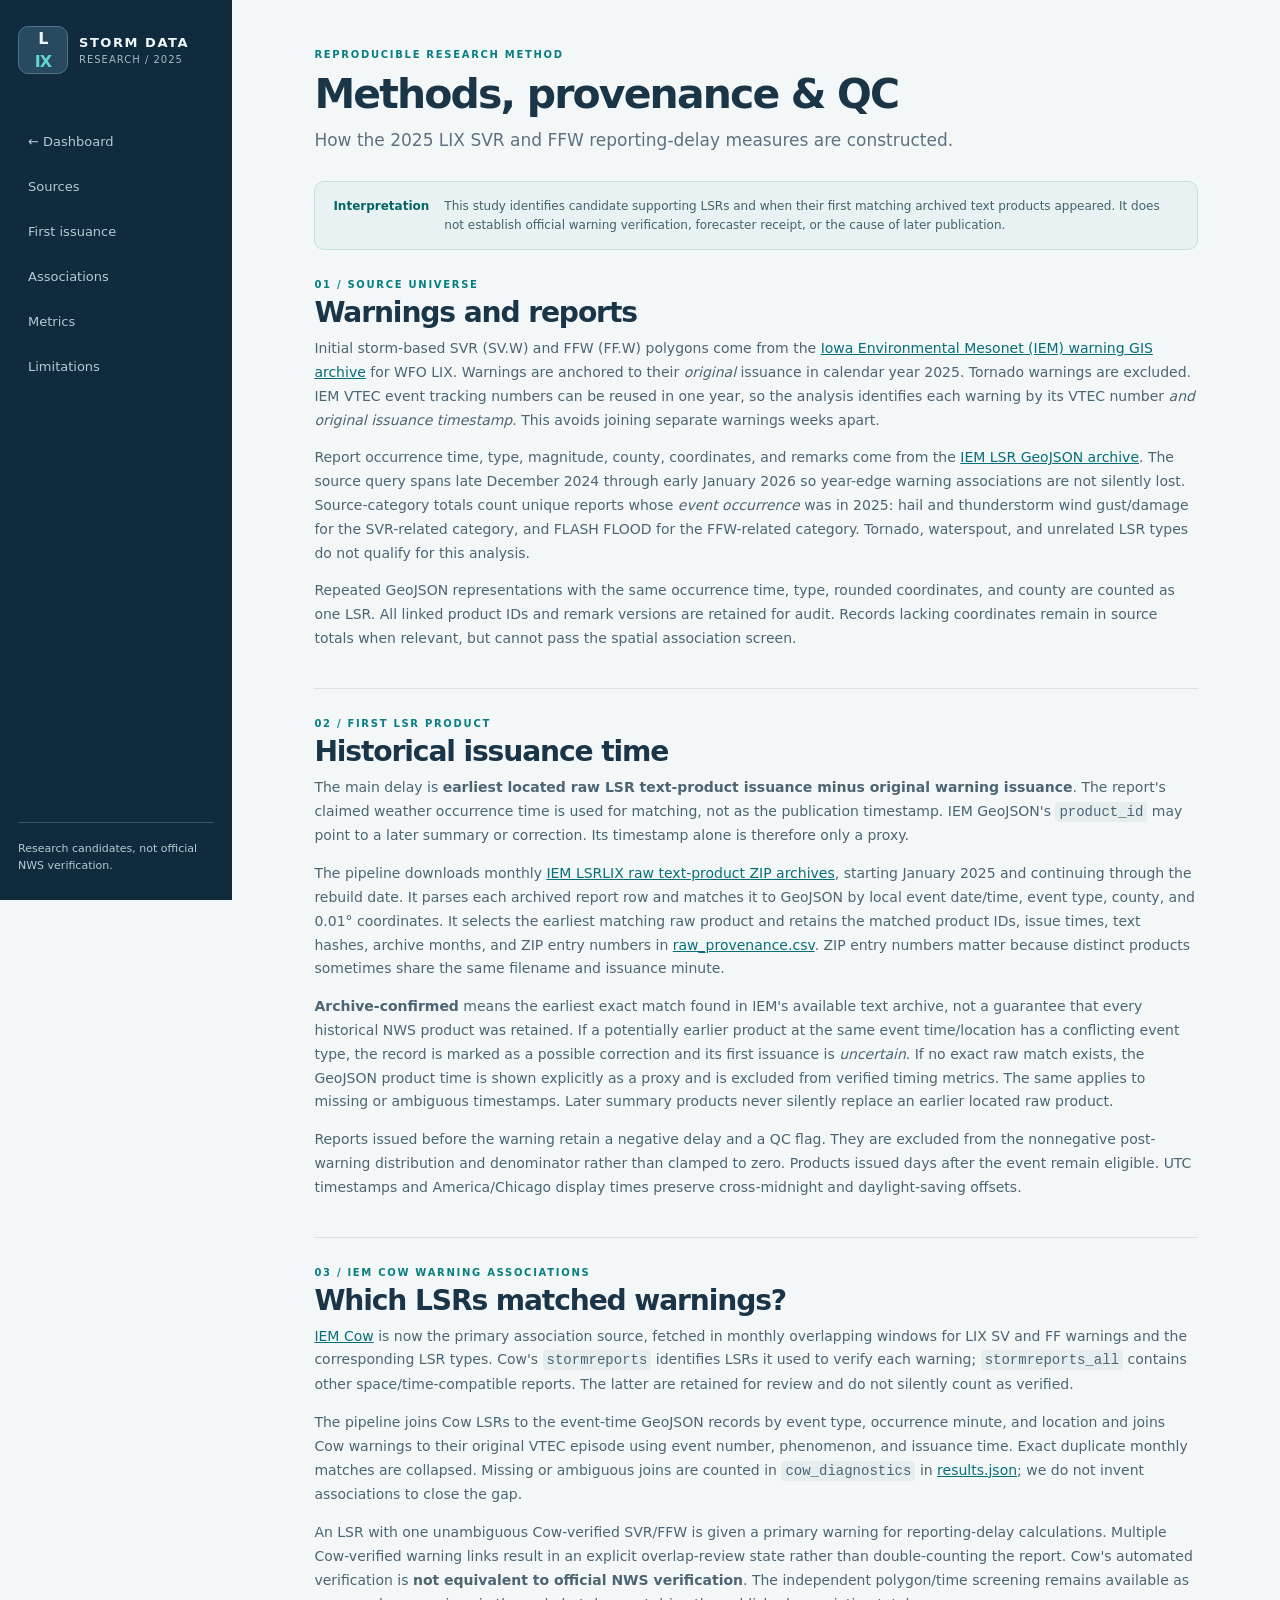
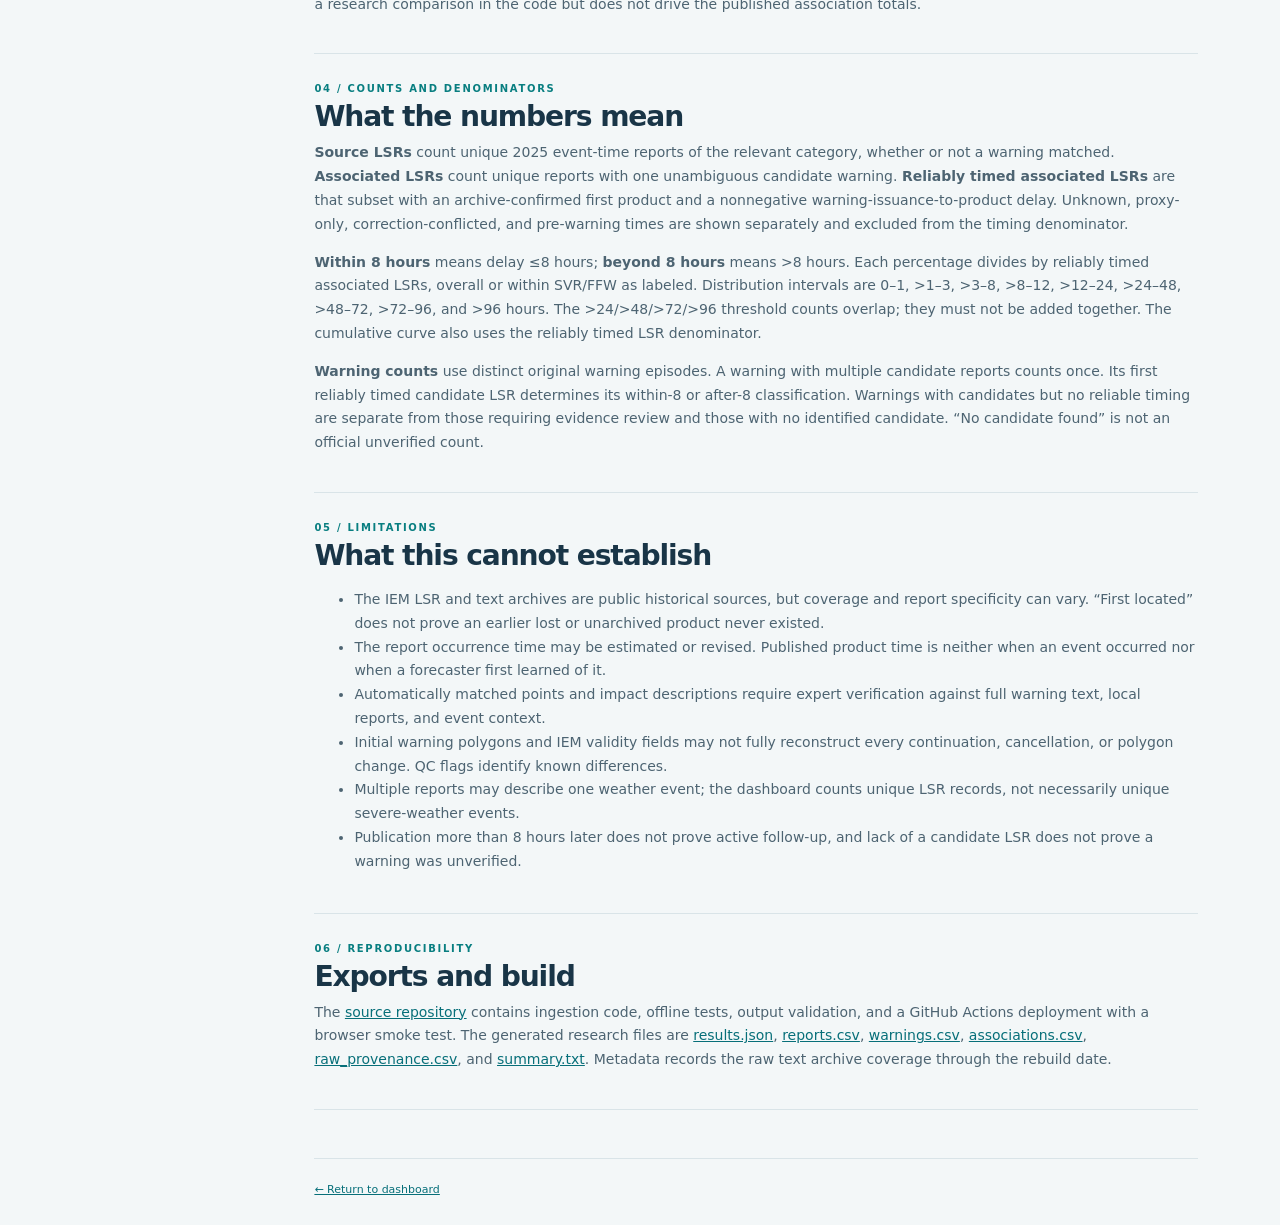
<file: site/methodology.html>
<!doctype html><html lang="en"><head><meta charset="utf-8"><meta name="viewport" content="width=device-width,initial-scale=1"><title>Methods &amp; QC | LIX Storm Report Timing</title><link rel="stylesheet" href="style.css?v=20261015-2"></head><body><div class="shell"><aside class="sidebar"><div class="brand"><span class="brand-mark">L<span>IX</span></span><div><strong>STORM DATA</strong><small>RESEARCH / 2025</small></div></div><nav><a href="index.html">← Dashboard</a><a href="#sources">Sources</a><a href="#timing">First issuance</a><a href="#association">Associations</a><a href="#metrics">Metrics</a><a href="#limits">Limitations</a></nav><div class="side-bottom">Research candidates, not official NWS verification.</div></aside><main class="content method-body"><header class="topbar"><div><span class="eyebrow">REPRODUCIBLE RESEARCH METHOD</span><h1>Methods, provenance &amp; QC</h1><p class="subtitle">How the 2025 LIX SVR and FFW reporting-delay measures are constructed.</p></div></header><div class="caveat"><strong>Interpretation</strong><span>This study identifies candidate supporting LSRs and when their first matching archived text products appeared. It does not establish official warning verification, forecaster receipt, or the cause of later publication.</span></div>
<section id="sources"><span class="eyebrow">01 / SOURCE UNIVERSE</span><h2>Warnings and reports</h2><p>Initial storm-based SVR (SV.W) and FFW (FF.W) polygons come from the <a href="https://mesonet.agron.iastate.edu/request/gis/watchwarn.phtml">Iowa Environmental Mesonet (IEM) warning GIS archive</a> for WFO LIX. Warnings are anchored to their <em>original</em> issuance in calendar year 2025. Tornado warnings are excluded. IEM VTEC event tracking numbers can be reused in one year, so the analysis identifies each warning by its VTEC number <em>and original issuance timestamp</em>. This avoids joining separate warnings weeks apart.</p><p>Report occurrence time, type, magnitude, county, coordinates, and remarks come from the <a href="https://mesonet.agron.iastate.edu/geojson/lsr.geojson">IEM LSR GeoJSON archive</a>. The source query spans late December 2024 through early January 2026 so year-edge warning associations are not silently lost. Source-category totals count unique reports whose <em>event occurrence</em> was in 2025: hail and thunderstorm wind gust/damage for the SVR-related category, and FLASH FLOOD for the FFW-related category. Tornado, waterspout, and unrelated LSR types do not qualify for this analysis.</p><p>Repeated GeoJSON representations with the same occurrence time, type, rounded coordinates, and county are counted as one LSR. All linked product IDs and remark versions are retained for audit. Records lacking coordinates remain in source totals when relevant, but cannot pass the spatial association screen.</p></section>
<section id="timing"><span class="eyebrow">02 / FIRST LSR PRODUCT</span><h2>Historical issuance time</h2><p>The main delay is <strong>earliest located raw LSR text-product issuance minus original warning issuance</strong>. The report's claimed weather occurrence time is used for matching, not as the publication timestamp. IEM GeoJSON's <code>product_id</code> may point to a later summary or correction. Its timestamp alone is therefore only a proxy.</p><p>The pipeline downloads monthly <a href="https://mesonet.agron.iastate.edu/cgi-bin/afos/retrieve.py?pil=LSRLIX">IEM LSRLIX raw text-product ZIP archives</a>, starting January 2025 and continuing through the rebuild date. It parses each archived report row and matches it to GeoJSON by local event date/time, event type, county, and 0.01° coordinates. It selects the earliest matching raw product and retains the matched product IDs, issue times, text hashes, archive months, and ZIP entry numbers in <a href="data/raw_provenance.csv">raw_provenance.csv</a>. ZIP entry numbers matter because distinct products sometimes share the same filename and issuance minute.</p><p><strong>Archive-confirmed</strong> means the earliest exact match found in IEM's available text archive, not a guarantee that every historical NWS product was retained. If a potentially earlier product at the same event time/location has a conflicting event type, the record is marked as a possible correction and its first issuance is <em>uncertain</em>. If no exact raw match exists, the GeoJSON product time is shown explicitly as a proxy and is excluded from verified timing metrics. The same applies to missing or ambiguous timestamps. Later summary products never silently replace an earlier located raw product.</p><p>Reports issued before the warning retain a negative delay and a QC flag. They are excluded from the nonnegative post-warning distribution and denominator rather than clamped to zero. Products issued days after the event remain eligible. UTC timestamps and America/Chicago display times preserve cross-midnight and daylight-saving offsets.</p></section>
<section id="association"><span class="eyebrow">03 / IEM COW WARNING ASSOCIATIONS</span><h2>Which LSRs matched warnings?</h2><p><a href="https://mesonet.agron.iastate.edu/cow/">IEM Cow</a> is now the primary association source, fetched in monthly overlapping windows for LIX SV and FF warnings and the corresponding LSR types. Cow's <code>stormreports</code> identifies LSRs it used to verify each warning; <code>stormreports_all</code> contains other space/time-compatible reports. The latter are retained for review and do not silently count as verified.</p><p>The pipeline joins Cow LSRs to the event-time GeoJSON records by event type, occurrence minute, and location and joins Cow warnings to their original VTEC episode using event number, phenomenon, and issuance time. Exact duplicate monthly matches are collapsed. Missing or ambiguous joins are counted in <code>cow_diagnostics</code> in <a href="data/results.json">results.json</a>; we do not invent associations to close the gap.</p><p>An LSR with one unambiguous Cow-verified SVR/FFW is given a primary warning for reporting-delay calculations. Multiple Cow-verified warning links result in an explicit overlap-review state rather than double-counting the report. Cow's automated verification is <b>not equivalent to official NWS verification</b>. The independent polygon/time screening remains available as a research comparison in the code but does not drive the published association totals.</p></section>
<section id="metrics"><span class="eyebrow">04 / COUNTS AND DENOMINATORS</span><h2>What the numbers mean</h2><p><b>Source LSRs</b> count unique 2025 event-time reports of the relevant category, whether or not a warning matched. <b>Associated LSRs</b> count unique reports with one unambiguous candidate warning. <b>Reliably timed associated LSRs</b> are that subset with an archive-confirmed first product and a nonnegative warning-issuance-to-product delay. Unknown, proxy-only, correction-conflicted, and pre-warning times are shown separately and excluded from the timing denominator.</p><p><b>Within 8 hours</b> means delay ≤8 hours; <b>beyond 8 hours</b> means &gt;8 hours. Each percentage divides by reliably timed associated LSRs, overall or within SVR/FFW as labeled. Distribution intervals are 0–1, &gt;1–3, &gt;3–8, &gt;8–12, &gt;12–24, &gt;24–48, &gt;48–72, &gt;72–96, and &gt;96 hours. The &gt;24/&gt;48/&gt;72/&gt;96 threshold counts overlap; they must not be added together. The cumulative curve also uses the reliably timed LSR denominator.</p><p><b>Warning counts</b> use distinct original warning episodes. A warning with multiple candidate reports counts once. Its first reliably timed candidate LSR determines its within-8 or after-8 classification. Warnings with candidates but no reliable timing are separate from those requiring evidence review and those with no identified candidate. “No candidate found” is not an official unverified count.</p></section>
<section id="limits"><span class="eyebrow">05 / LIMITATIONS</span><h2>What this cannot establish</h2><ul><li>The IEM LSR and text archives are public historical sources, but coverage and report specificity can vary. “First located” does not prove an earlier lost or unarchived product never existed.</li><li>The report occurrence time may be estimated or revised. Published product time is neither when an event occurred nor when a forecaster first learned of it.</li><li>Automatically matched points and impact descriptions require expert verification against full warning text, local reports, and event context.</li><li>Initial warning polygons and IEM validity fields may not fully reconstruct every continuation, cancellation, or polygon change. QC flags identify known differences.</li><li>Multiple reports may describe one weather event; the dashboard counts unique LSR records, not necessarily unique severe-weather events.</li><li>Publication more than 8 hours later does not prove active follow-up, and lack of a candidate LSR does not prove a warning was unverified.</li></ul></section>
<section><span class="eyebrow">06 / REPRODUCIBILITY</span><h2>Exports and build</h2><p>The <a href="https://github.com/mefferso/2025_stormdata_verification">source repository</a> contains ingestion code, offline tests, output validation, and a GitHub Actions deployment with a browser smoke test. The generated research files are <a href="data/results.json">results.json</a>, <a href="data/reports.csv">reports.csv</a>, <a href="data/warnings.csv">warnings.csv</a>, <a href="data/associations.csv">associations.csv</a>, <a href="data/raw_provenance.csv">raw_provenance.csv</a>, and <a href="data/summary.txt">summary.txt</a>. Metadata records the raw text archive coverage through the rebuild date.</p></section><footer><a href="index.html">← Return to dashboard</a></footer></main></div></body></html>
</file>
<file: site/style.css>
:root{--navy:#102b3e;--ink:#193547;--muted:#5e7180;--line:#d9e4e8;--paper:#f3f7f8;--white:#fff;--teal:#087e80;--blue:#29739c;--purple:#8061aa;--amber:#bd7d18;--shadow:0 10px 32px rgba(16,43,62,.05)}
*{box-sizing:border-box}html{scroll-behavior:smooth}body{margin:0;background:var(--paper);color:var(--ink);font-family:system-ui,-apple-system,"Segoe UI",sans-serif}button,input,select{font:inherit}a{color:#076f79}button{cursor:pointer}h1,h2,h3,h4,p{margin-top:0}h1{font-size:clamp(32px,3.2vw,52px);letter-spacing:-.045em;line-height:1.08;margin:10px 0}h2{font-size:clamp(25px,2.2vw,35px);letter-spacing:-.04em;margin:4px 0 8px}h3{font-size:19px;letter-spacing:-.025em;margin:0 0 5px}h4{font-size:14px;margin:22px 0 8px}p{line-height:1.55}.shell{display:flex;min-height:100vh}.sidebar{width:232px;flex:0 0 232px;background:var(--navy);color:#f0f7f8;position:sticky;top:0;height:100vh;display:flex;flex-direction:column;padding:26px 18px}.brand{display:flex;align-items:center;gap:11px;margin-bottom:47px}.brand-mark{display:grid;place-items:center;width:50px;height:48px;border:1px solid #4e7487;background:#274a5e;border-radius:10px;font-weight:800;letter-spacing:-.05em}.brand-mark span{color:#61d6ca}.brand strong{display:block;font-size:13px;letter-spacing:.12em}.brand small{display:block;font-size:10px;color:#a2bac4;letter-spacing:.1em;margin-top:4px}.sidebar nav{display:grid;gap:4px}.sidebar nav a{color:#b5cbd4;text-decoration:none;padding:13px 10px;border-radius:7px;font-size:13px}.sidebar nav a:hover,.sidebar nav a:focus-visible{background:#274a5e;color:white}.side-bottom{margin-top:auto;border-top:1px solid #37576a;padding-top:18px;color:#b5cbd4;font-size:11px;line-height:1.5}.side-bottom p{margin:9px 0}.tiny-label,.eyebrow{font-weight:800;font-size:10px;letter-spacing:.17em;text-transform:uppercase;color:#087e80}.sidebar .tiny-label{color:#72d1c9}.content{width:calc(100% - 232px);max-width:1700px;padding:0 min(3vw,50px);margin:0 auto}.topbar{display:flex;justify-content:space-between;gap:25px;align-items:flex-start;padding:43px 0 26px}.topbar .subtitle{font-size:17px;color:var(--muted);margin:0}.topmeta{text-align:right;flex:0 0 auto;font-size:12px;color:var(--muted);line-height:1.9}.topmeta a{display:block;font-weight:700}.caveat{background:#e9f2f2;border:1px solid #c7dfe0;border-radius:10px;padding:15px 18px;font-size:12px;color:#42616b;display:flex;gap:15px;align-items:flex-start;line-height:1.55}.caveat strong{white-space:nowrap;color:#076466}.section{padding-top:39px;scroll-margin-top:18px}.section-heading{display:flex;justify-content:space-between;align-items:center;gap:20px;margin-bottom:17px}.section-heading p{color:var(--muted);font-size:13px;margin:0}.actions{display:flex;flex-wrap:wrap;gap:7px}.export-link,.quiet-button{appearance:none;display:inline-flex;align-items:center;justify-content:center;border:1px solid #cbd9df;border-radius:7px;padding:9px 12px;background:white;color:var(--ink);font-size:12px;font-weight:700;text-decoration:none;white-space:nowrap;min-height:37px}.export-link:hover,.quiet-button:hover{border-color:var(--teal);color:var(--teal)}.metrics{display:grid;grid-template-columns:repeat(3,minmax(0,1fr));gap:11px}.metric{min-width:0;background:white;border:1px solid var(--line);border-radius:10px;padding:19px 20px;box-shadow:var(--shadow);min-height:137px;position:relative;overflow:hidden}.metric:before{content:"";position:absolute;top:0;left:0;right:0;height:3px;background:var(--teal)}.metric:nth-child(1):before{background:var(--blue)}.metric:nth-child(2):before{background:var(--purple)}.metric:nth-child(5):before{background:var(--amber)}.metric-label{font-size:12px;color:var(--muted);font-weight:700;margin-bottom:13px}.metric strong{display:block;font-size:clamp(28px,2.6vw,40px);letter-spacing:-.06em;line-height:1.06}.metric small{display:block;color:var(--muted);font-size:11px;margin-top:10px}.info{font-size:14px;font-weight:700;color:#76919e;cursor:help;white-space:nowrap}.coverage-note{margin-top:13px;background:#fff;border:1px solid var(--line);padding:14px 16px;border-radius:9px;font-size:12px;color:#5b7080;line-height:1.5}.coverage-note b{color:var(--ink)}.chart-grid{display:grid;grid-template-columns:repeat(2,minmax(0,1fr));gap:13px}.panel,.table-panel{min-width:0;background:#fff;border:1px solid var(--line);border-radius:10px;box-shadow:var(--shadow)}.panel{padding:20px 21px}.panel.wide{grid-column:1/-1}.panel-title{display:flex;justify-content:space-between;gap:14px;align-items:flex-start}.panel-title p{font-size:12px;color:var(--muted);margin:0}.plot{height:315px;width:100%}.plot.short{height:290px}.denominator{font-size:11px;color:var(--muted);border-top:1px solid #edf1f3;padding-top:9px;margin:0}.filters{display:grid;grid-template-columns:repeat(3,minmax(0,1fr));gap:11px;background:white;border:1px solid var(--line);border-radius:10px 10px 0 0;padding:17px}.filters label{display:grid;gap:5px;min-width:0;font-size:11px;font-weight:700;color:var(--muted)}.filters select,.filters input,.map-tools select{height:38px;width:100%;min-width:0;border:1px solid #d0dde2;border-radius:6px;padding:0 10px;background:#fbfdfd;color:var(--ink);font-size:12px}.filters input:focus,.filters select:focus,.map-tools select:focus{outline:2px solid #72c6c4;outline-offset:1px}.table-panel{border-radius:0 0 10px 10px;margin-top:-1px;overflow:hidden}.tabletop,.pagination{padding:12px 17px;display:flex;justify-content:space-between;align-items:center;gap:10px;font-size:12px;color:var(--muted)}.table-scroll{overflow:auto;max-height:595px}table{width:100%;border-collapse:collapse;text-align:left;font-size:11px}th{position:sticky;top:0;background:#edf4f6;color:#5a7482;text-transform:uppercase;font-size:10px;letter-spacing:.055em;z-index:1}th,td{padding:11px 10px;border-bottom:1px solid #e9eef1;white-space:nowrap}td small{display:block;color:#748994;margin-top:5px;max-width:200px;overflow:hidden;text-overflow:ellipsis}tbody tr[data-id]{cursor:pointer}tbody tr[data-id]:hover{background:#eef8f8}.empty-row{text-align:center;padding:26px;color:var(--muted)}.pagination button{border:1px solid #cedbe0;border-radius:6px;background:white;padding:8px 11px;font-size:12px}.pagination button:disabled{opacity:.4;cursor:default}.pill{display:inline-block;border-radius:5px;padding:5px 8px;font-size:10px;font-weight:800;background:#e9f1f7;color:#286a8c}.pill.FFW{background:#f0eafa;color:#7250a0}.delay-value{font-weight:800;color:#1d566d}.status{font-size:10px;color:#4e6875}.detail-panel{margin-top:14px;min-height:145px}.empty-state,.component-notice{display:grid;place-items:center;min-height:105px;padding:22px;color:#6c8490;text-align:center;font-size:13px}.component-notice{height:100%}.detail-head{display:flex;justify-content:space-between;align-items:flex-start;gap:16px}.detail-head h3{font-size:23px;margin:7px 0 3px}.detail-head p,.micro{color:var(--muted);font-size:11px;margin:0}.detail-grid{display:grid;grid-template-columns:repeat(4,minmax(0,1fr));gap:9px;margin:19px 0}.detail-grid div{border:1px solid #e0e9ec;border-radius:7px;padding:12px;background:#f9fbfc}.detail-grid small{display:block;font-size:10px;color:var(--muted)}.detail-grid strong{display:block;font-size:12px;margin-top:7px;line-height:1.4}.remarks{font-size:13px;color:#435b69}.detail-columns{display:grid;grid-template-columns:1fr 1fr;gap:22px;font-size:12px}.detail-columns ul,.linked-list{padding-left:18px;line-height:1.7}.detail-columns li{margin-bottom:7px}.detail-columns li small{display:block;color:var(--muted)}.text-button{border:0;padding:0;background:transparent;color:#087e80;font-weight:700;text-decoration:underline;cursor:pointer;text-align:left}.review-note{padding:10px 12px;border:1px solid #ead6ae;background:#fff8e7;color:#755b28;border-radius:6px;font-size:12px}.map-tools{display:flex;flex-wrap:wrap;gap:10px;align-items:center;background:white;border:1px solid var(--line);border-radius:10px 10px 0 0;padding:13px;font-size:12px;color:var(--muted)}.map-tools label{display:inline-flex;align-items:center;gap:5px;white-space:nowrap}.map-tools label:has(select){gap:7px}.map-tools select{width:auto;min-width:155px}.map-panel{border:1px solid var(--line);border-top:0;border-radius:0 0 10px 10px;overflow:hidden;background:white}#map{width:100%;height:540px;background:#dfe9ed}#mapStatus:empty{display:none}#mapStatus:not(:empty){padding:10px 14px;background:#fff4dc;color:#7a571a;font-size:12px}.map-legend{display:flex;flex-wrap:wrap;gap:12px 17px;padding:14px 16px;font-size:11px;color:var(--muted);align-items:center}.map-legend>span{display:inline-flex;align-items:center;gap:5px}.map-legend svg{width:18px;height:18px}.map-legend .key i{width:11px;height:11px;border-radius:50%;display:inline-block}.lsr-icon{background:none;border:0}.lsr-icon svg{width:30px;height:30px;filter:drop-shadow(0 1px 2px rgba(0,0,0,.35))}.lsr-icon.selected svg{filter:drop-shadow(0 0 4px #102b3e);transform:scale(1.25)}.marker-cluster{background:rgba(21,66,86,.23)!important}.marker-cluster div{background:#275b75!important;color:white!important;font-weight:800}.map-popup{max-width:310px;font-size:12px;line-height:1.45}.map-popup p{margin:7px 0}.map-popup b{font-size:14px}footer{border-top:1px solid var(--line);margin:48px 0 0;padding:24px 0 32px;color:#708694;font-size:11px}
.method-body{max-width:960px}.method-body section{padding:23px 0;border-bottom:1px solid var(--line)}.method-body p,.method-body li{font-size:14px;color:#4d6472;line-height:1.7}.method-body table td{white-space:normal}.method-body code{padding:2px 4px;background:#e5edef;border-radius:4px}
@media(max-width:1150px){.sidebar{width:190px;flex-basis:190px}.content{width:calc(100% - 190px)}.metrics{grid-template-columns:repeat(2,minmax(0,1fr))}.filters{grid-template-columns:repeat(2,minmax(0,1fr))}.topbar{display:block}.topmeta{text-align:left;margin-top:14px}}
@media(max-width:820px){.shell{display:block}.sidebar{width:100%;height:auto;position:relative;padding:14px 18px}.brand{margin-bottom:9px}.sidebar nav{display:flex;overflow:auto;gap:3px}.sidebar nav a{white-space:nowrap;padding:10px;font-size:11px}.side-bottom{display:none}.content{width:100%;padding:0 17px}.topbar{padding:29px 0 21px}.chart-grid{grid-template-columns:1fr}.panel.wide{grid-column:auto}.section-heading{display:block}.section-heading .actions,.section-heading>.export-link{margin-top:12px}.detail-grid{grid-template-columns:repeat(2,minmax(0,1fr))}.detail-columns{grid-template-columns:1fr}#map{height:410px}}
@media(max-width:530px){.metrics{gap:7px}.metric{padding:13px 12px;min-height:123px}.metric strong{font-size:27px}.metric-label{font-size:11px}.metric small{font-size:10px}.filters{grid-template-columns:1fr}.panel{padding:16px}.plot{height:280px}.plot.short{height:265px}.caveat{display:block}.caveat span{display:block;margin-top:5px}.map-tools{gap:7px}#map{height:380px}}
</file>
